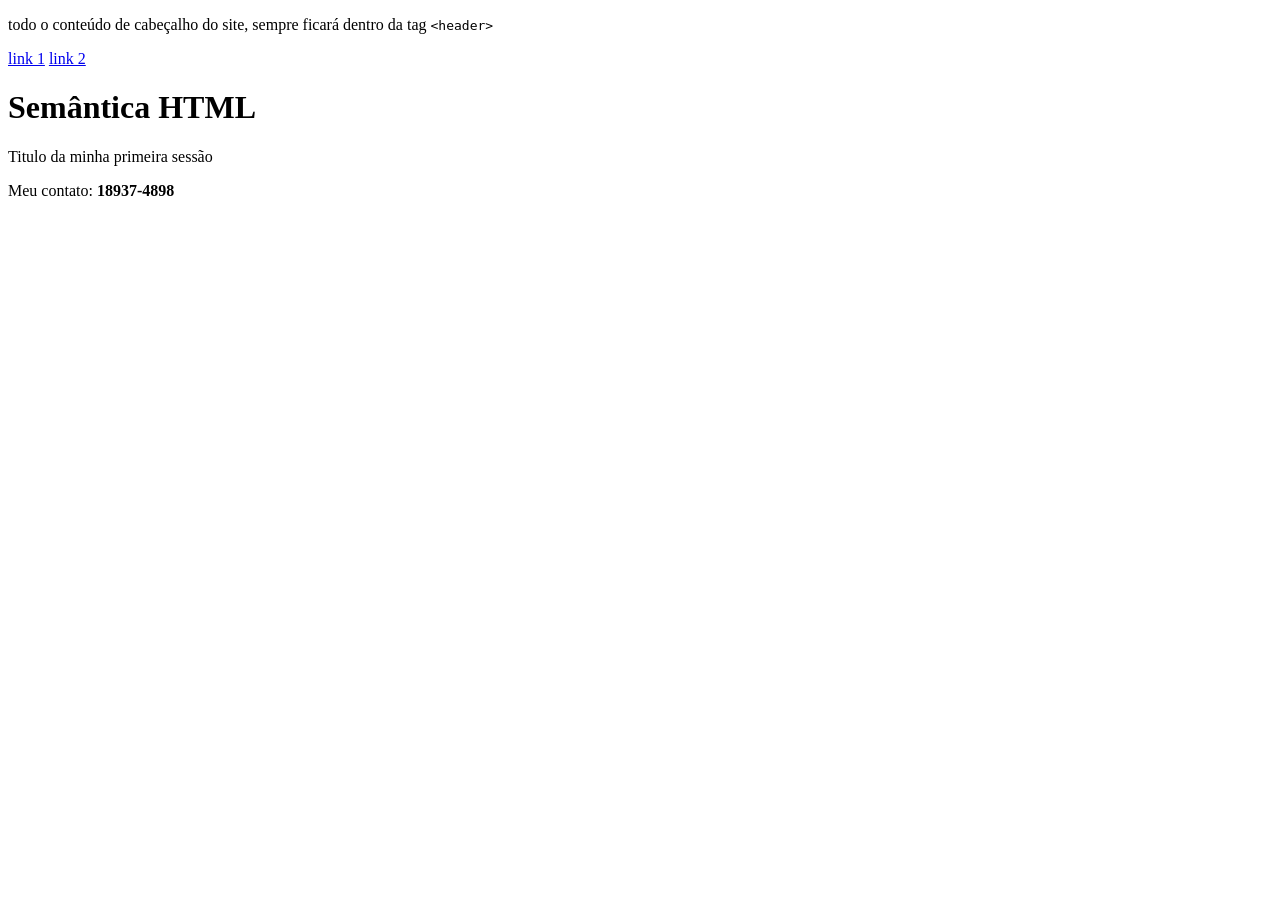
<file: semanticas/index.html>
<!DOCTYPE html>
<html lang="pt-br">
<head>
    <meta charset="UTF-8">
    <meta name="viewport" content="width=device-width, initial-scale=1.0">
    <title>Semântica</title>
</head>
<body>
    <header>
        <p>todo o conteúdo de cabeçalho do site, sempre ficará dentro da tag <code>&lt;header&gt;</code></p>

        <nav>
            <a href="#">link 1</a>
            <a href="#">link 2</a>

        </nav>
    </header>
    <h1>Semântica HTML</h1>
    <main>
        <section>Titulo da minha primeira sessão</section>
    </main>
    <footer>
        <p>Meu contato: <strong>18937-4898</strong></p>
    </footer>
</body>
</html>
</file>
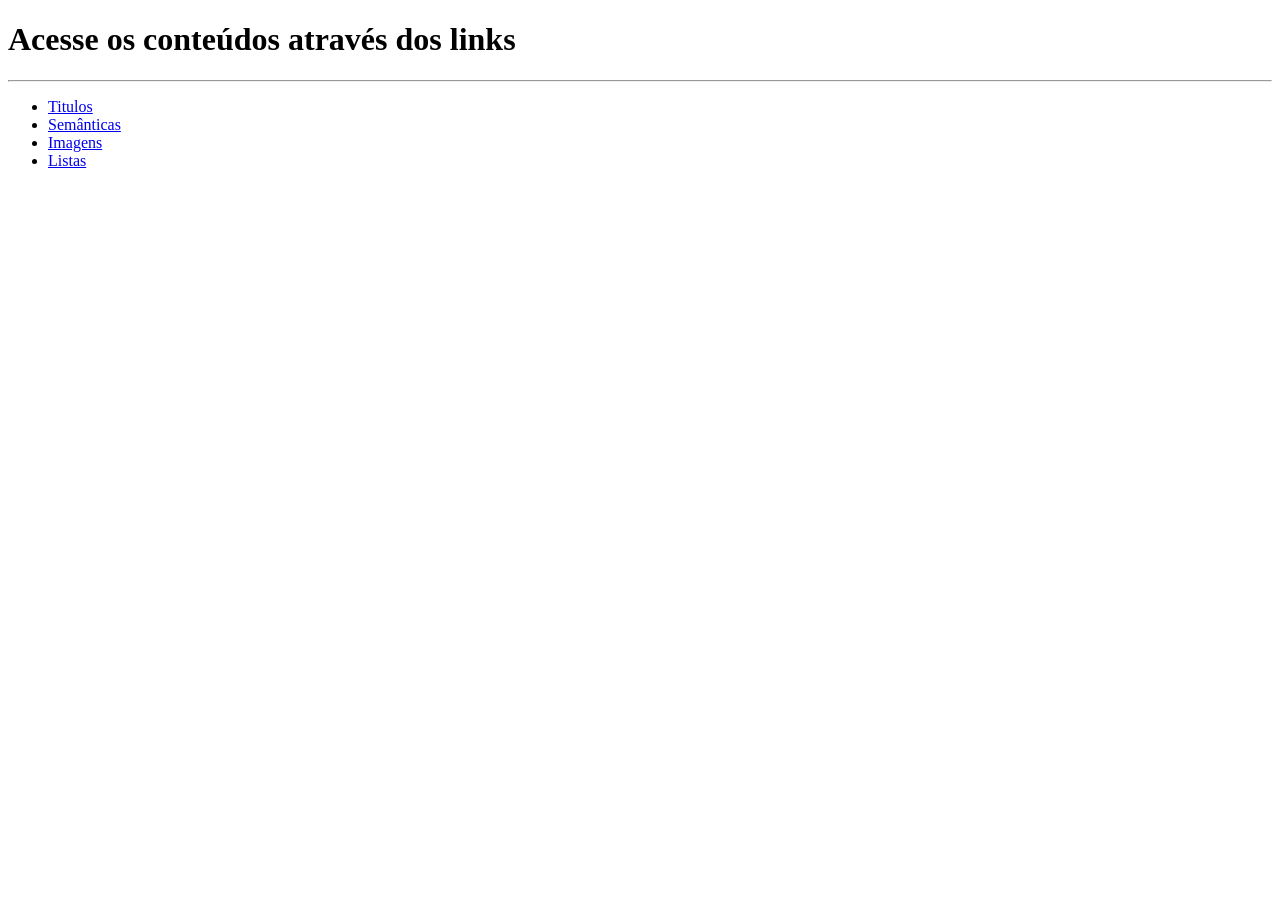
<file: tags/index.html>
<!DOCTYPE html>
<html lang="pt-br">
<head>
    <meta charset="UTF-8">
    <meta name="viewport" content="width=device-width, initial-scale=1.0">
    <title>Tags HTML</title>
</head>
<body>
    <h1>Acesse os conteúdos através dos links</h1>
    <hr>
<ul>
    <li>
    <a href="titulos.html" target="_blank" rel="interno"> Titulos </a></li>
<li>
    <a href="semanticas.html" target="_blank" rel="interno"> Semânticas </a>
</li>
    <li>
    <a href="imagens.html" target="_blank" rel="interno"> Imagens</a>
</li>
    <li>
    <a href="listas.html" target="_blank"rel="external"> Listas </a>
    </li>
</ul>

</body>
</html>
</file>
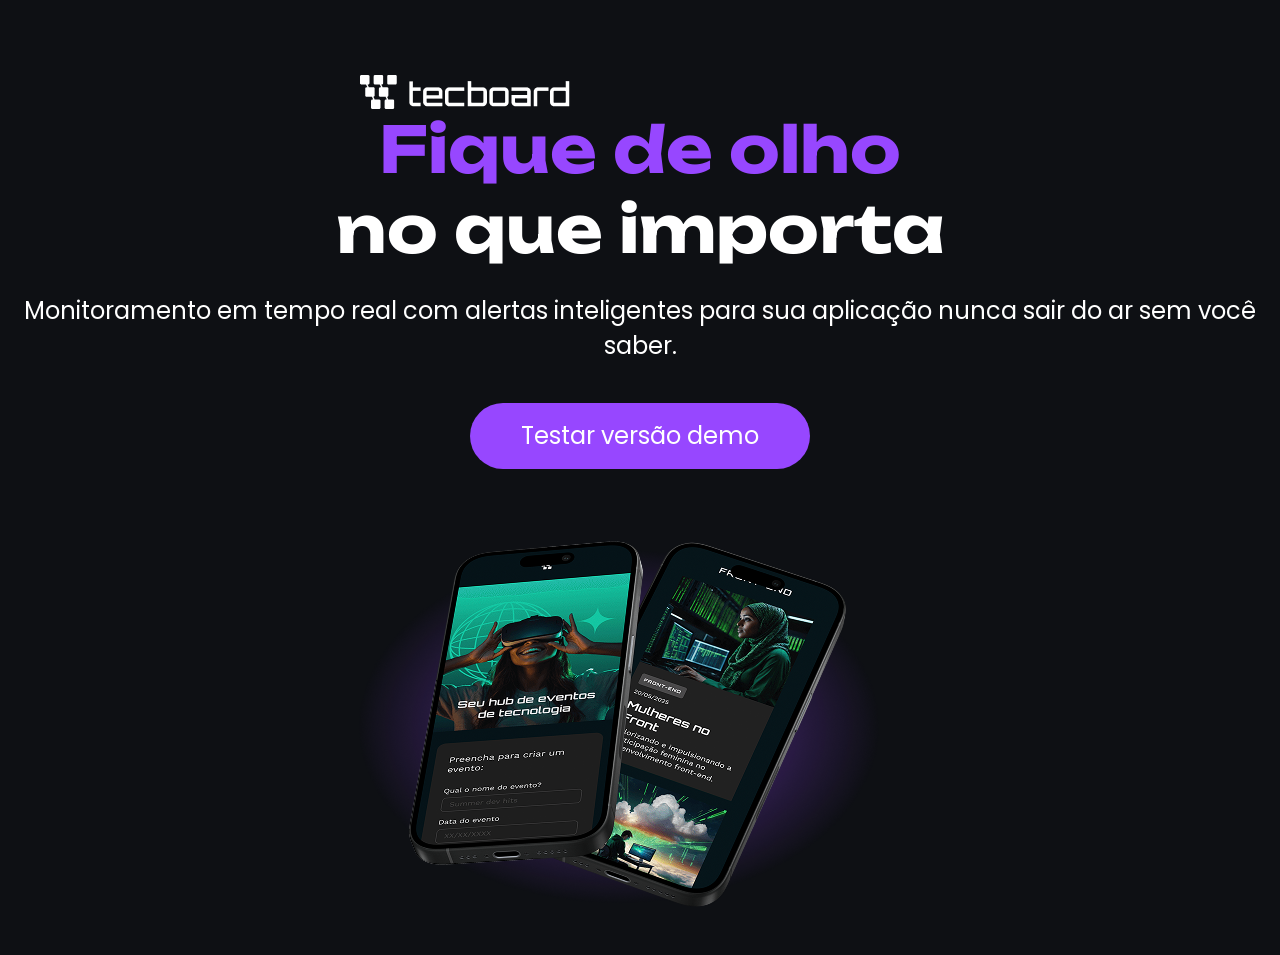
<file: tecboard/index.html>
<!DOCTYPE html>
<html lang="en">
<head>
    <meta charset="UTF-8">
    <meta name="viewport" content="width=device-width, initial-scale=1.0">
    <link rel="icon" href="Favicon2.png" type="image/png">

    <link rel="stylesheet" href="css/style.css">
    <link rel="preconnect" href="https://fonts.googleapis.com">
    <link rel="preconnect" href="https://fonts.gstatic.com" crossorigin>
    <link href="https://fonts.googleapis.com/css2?family=Poppins:ital,wght@0,100;0,200;0,300;0,400;0,500;0,600;0,700;0,800;0,900;1,100;1,200;1,300;1,400;1,500;1,600;1,700;1,800;1,900&family=Unbounded:wght@200..900&display=swap" rel="stylesheet">

    <title>Tecboard</title>
</head>
<body>
    <header>
        <img src="IMG/logo branco.png" alt="logo na cor branca"> 
    </header>
    <main>
        <section>
            <h1>
                <span>Fique de olho</span><br>no que importa</h1>
            <p>Monitoramento em tempo real com alertas inteligentes para sua aplicação nunca sair do ar sem você saber.</p>
            <a href="#">Testar versão demo</a>
            <img src="IMG/celular desk.png" alt="dois celulares sobrepostos desk">
        </section>
    </main>
</body>
</html>
</file>
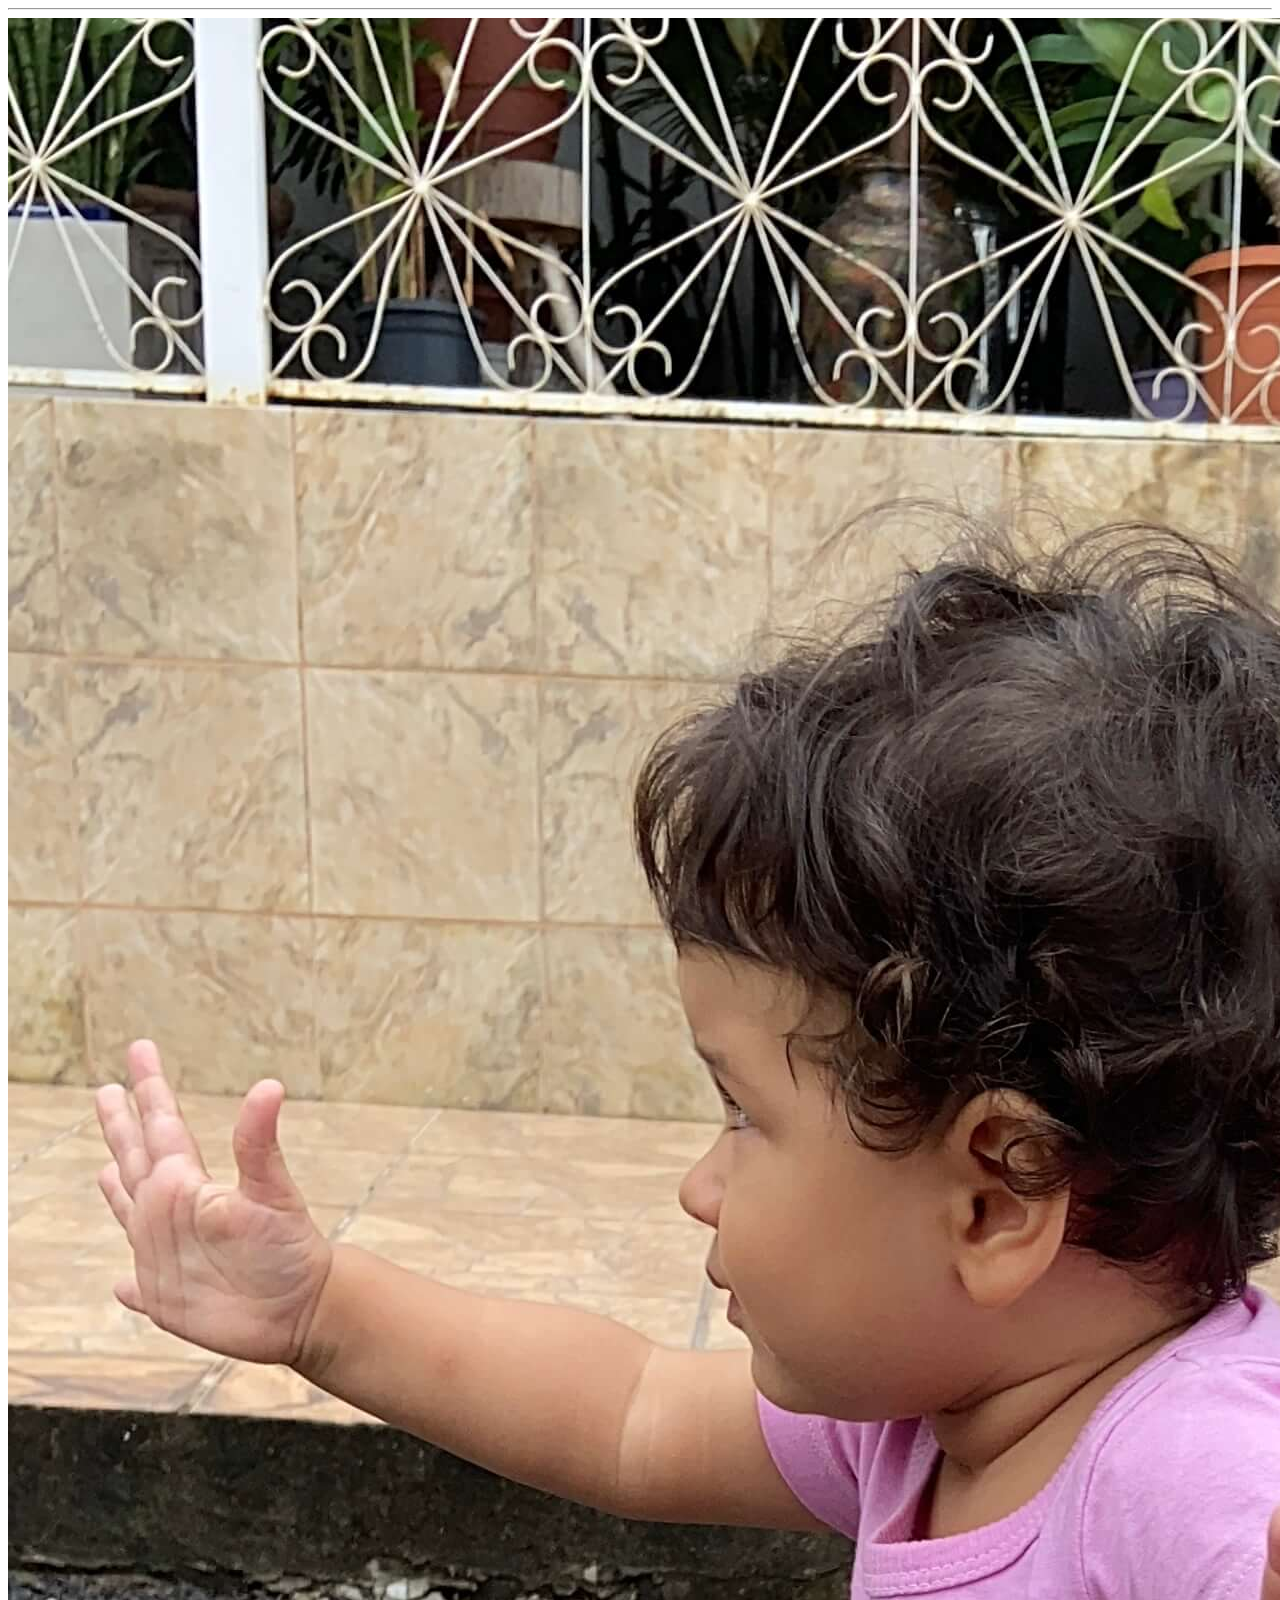
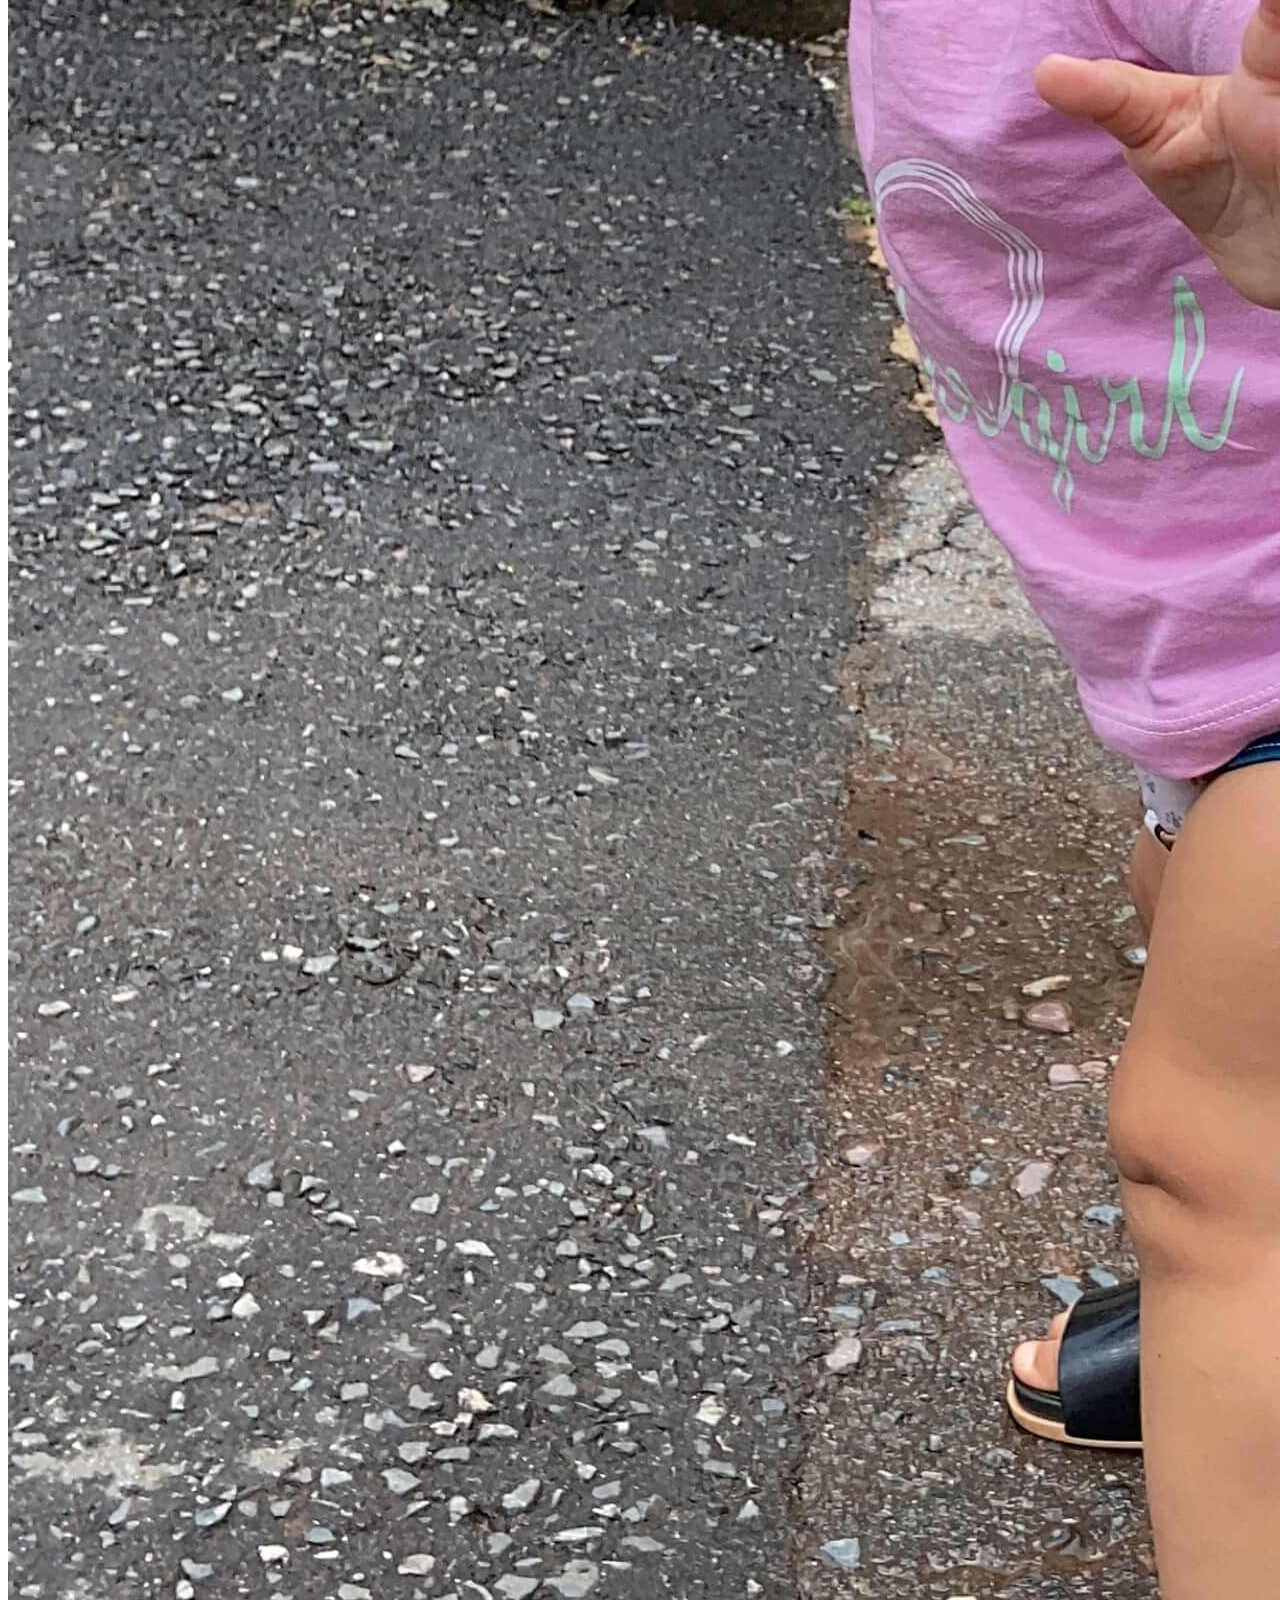
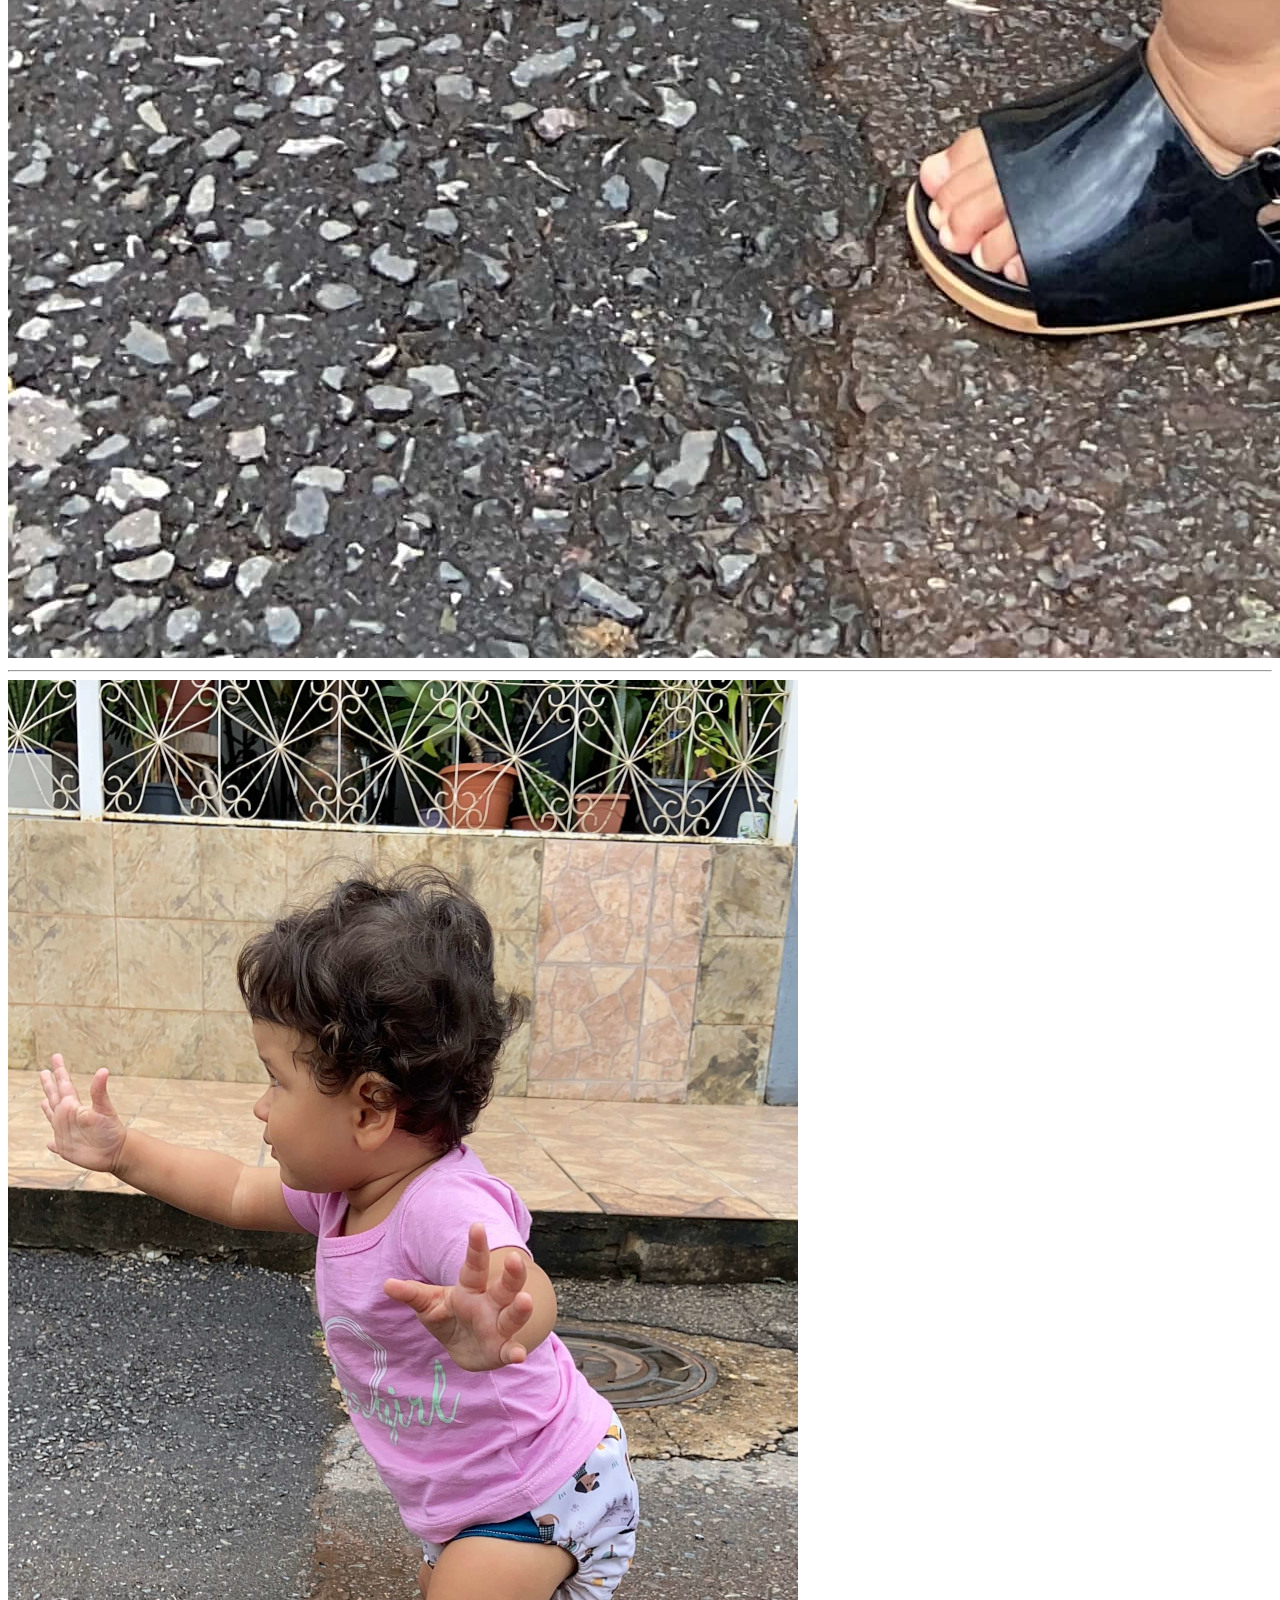
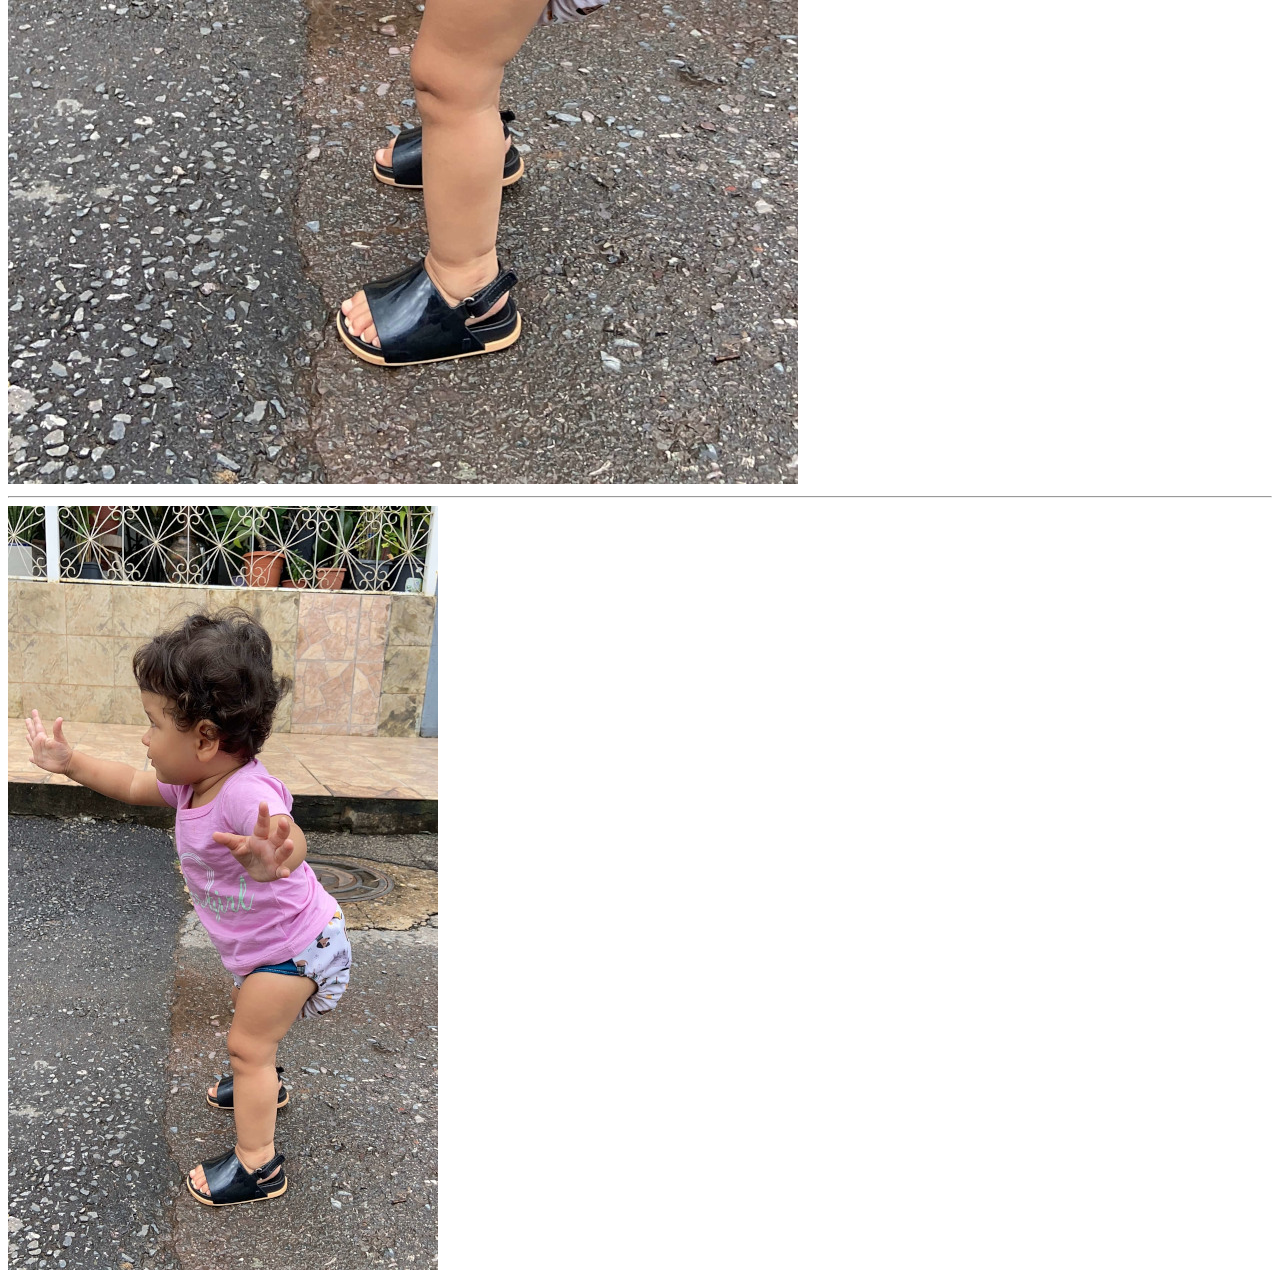
<file: tags/imagens.html>
<!DOCTYPE html>
<html lang="pt-br">
<head>
    <meta charset="UTF-8">
    <meta name="viewport" content="width=device-width, initial-scale=1.0">
    <title>Acesse as imagens</title>
</head>
<body>
    <hr>
    <img src="img/IMG_3391.JPEG" alt="nenem andando">
    <hr>
    <img src="img/790.JPEG" alt="neném andando">
    <hr>
    <img src="img/430.JPEG" alt="neném andando">
</body>
</html>
</file>
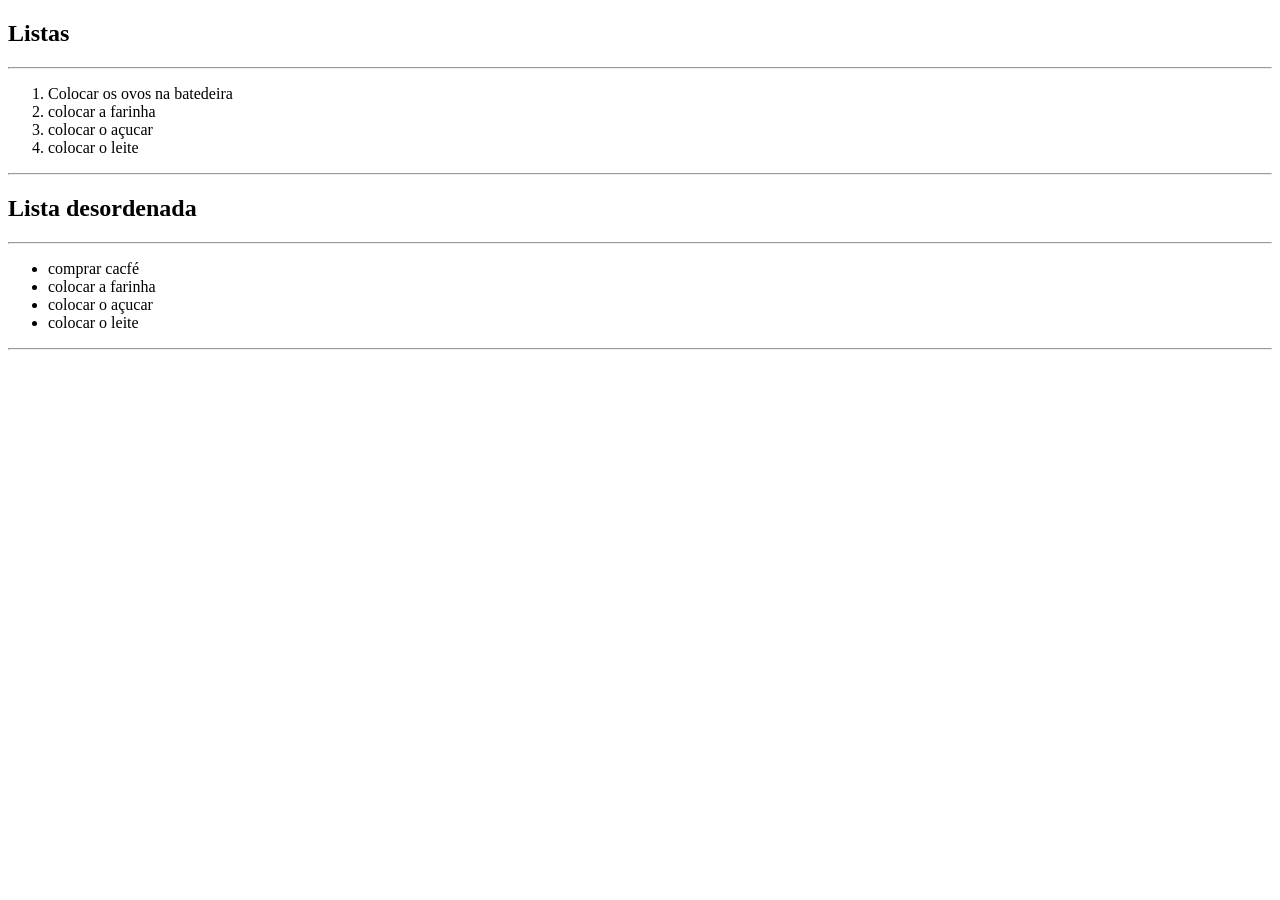
<file: tags/listas.html>
<!DOCTYPE html>
<html lang="pt-br">
<head>
    <meta charset="UTF-8">
    <meta name="viewport" content="width=device-width, initial-scale=1.0">
    <title>Acesse as listas</title>
</head>
<body>
     <h2>Listas</h2>
     <hr>
    <ol>
       <li>Colocar os ovos na batedeira</li>
       <li>colocar a farinha</li>
       <li>colocar o açucar</li>
       <li>colocar o leite</li>
    </ol>
    <hr>
    <h2>Lista desordenada</h2>
    <hr>
    <ul type="disc">
       <li>comprar cacfé</li>
       <li>colocar a farinha</li>
       <li>colocar o açucar</li>
       <li>colocar o leite</li>
    </ul>
    <hr>
</body>
</html>
</file>
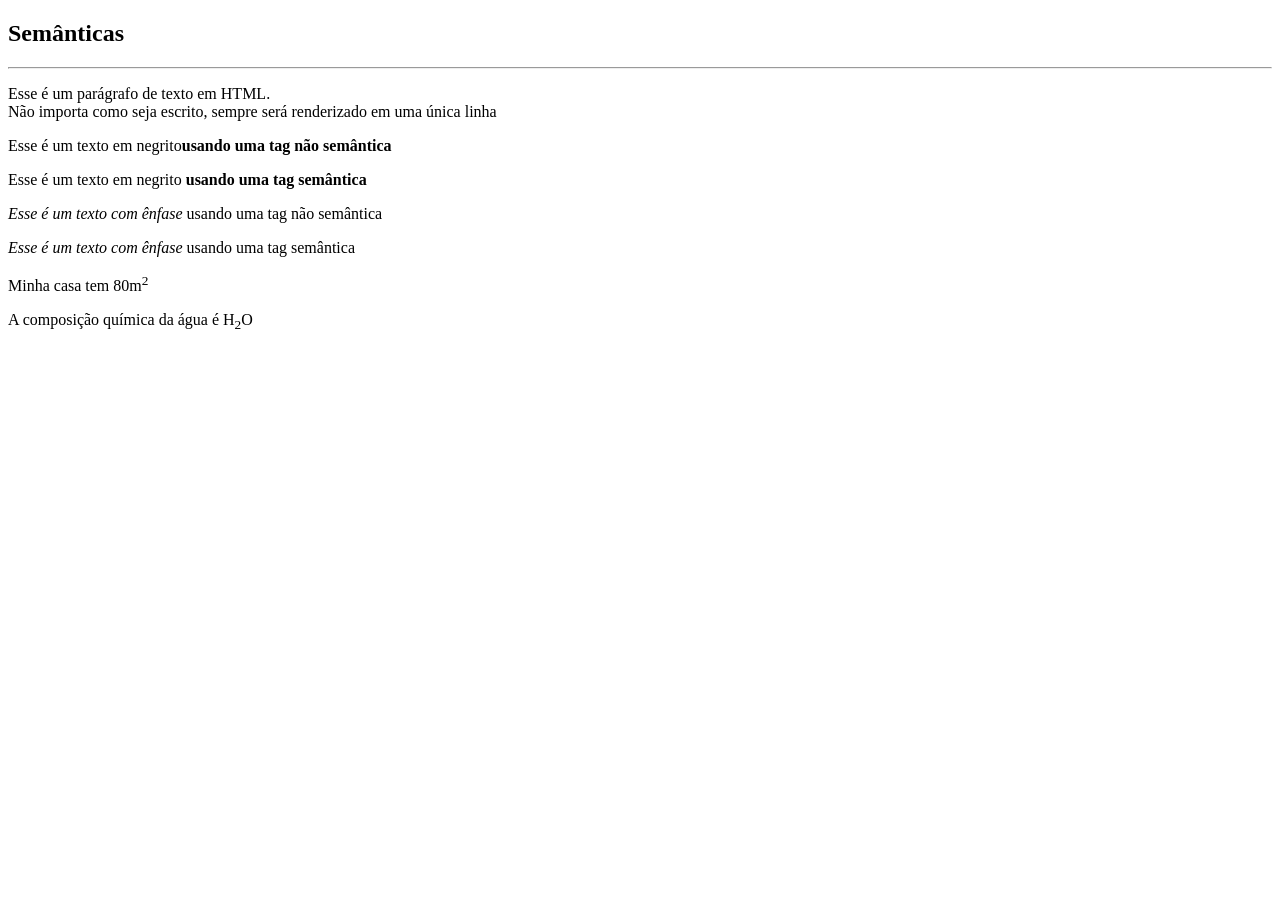
<file: tags/semanticas.html>
<!DOCTYPE html>
<html lang="pt-br">
<head>
    <meta charset="UTF-8">
    <meta name="viewport" content="width=device-width, initial-scale=1.0">
    <title>Semânticas</title>
</head>
<body>
    <h2>Semânticas</h2>
    <hr>
    <p>Esse é um parágrafo de texto em HTML. <br>Não importa como seja escrito, sempre será renderizado em uma única linha </p>
    <p>Esse é um texto em negrito<b>usando uma tag não semântica</b></p>
    <p>Esse é um texto em negrito <strong>usando uma tag semântica</strong></p>
    <p><i>Esse é um texto com ênfase </i>usando uma tag não semântica</p>
    <p><em>Esse é um texto com ênfase</em> usando uma tag semântica</p>
    <p>Minha casa tem 80m<sup>2</sup></p>
    <p>A composição química da água é H<sub>2</sub>O</p>
</body>
</html>
</file>
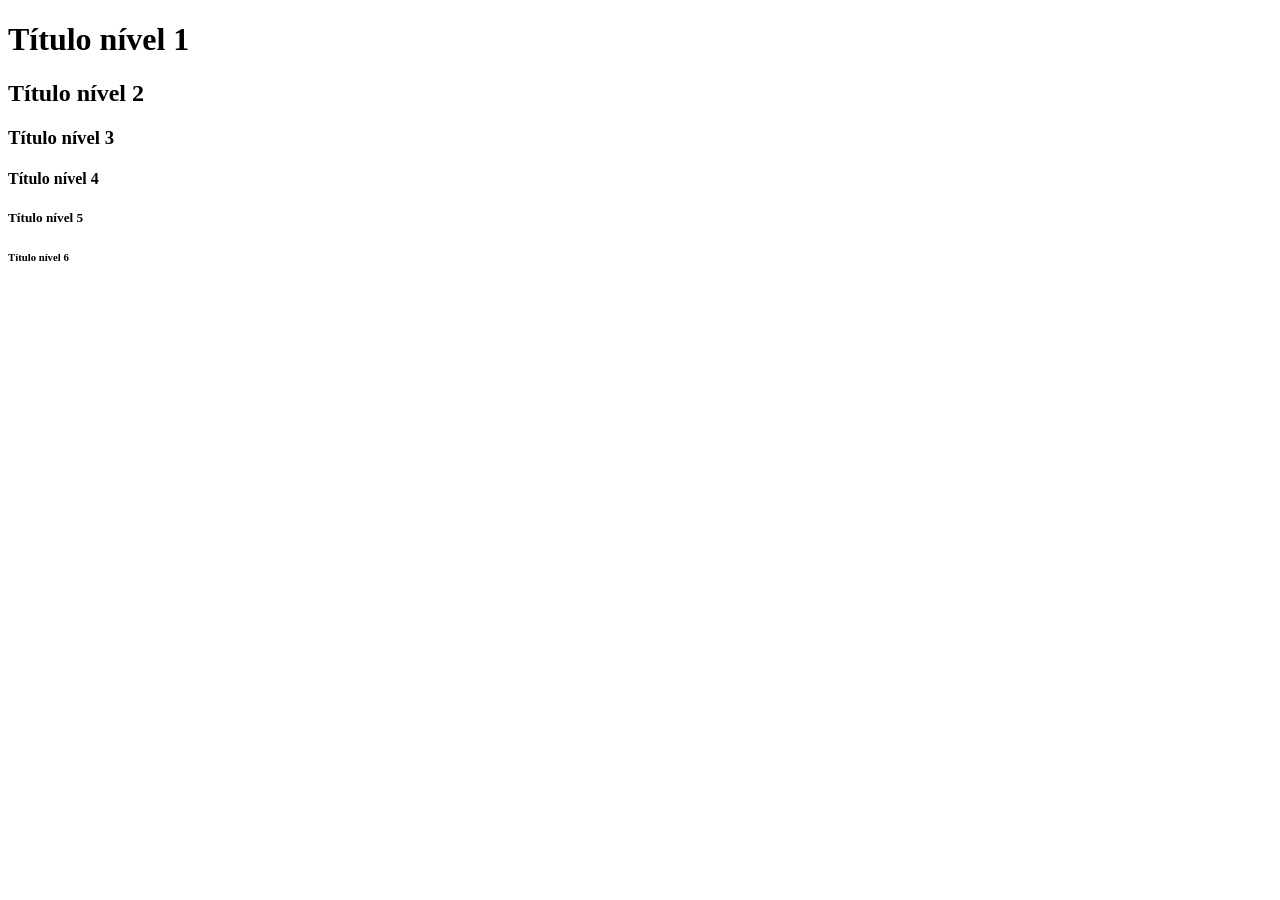
<file: tags/titulos.html>
<!DOCTYPE html>
<html lang="pt-br">
<head>
    <meta charset="UTF-8">
    <meta name="viewport" content="width=device-width, initial-scale=1.0">
    <title>Titulos</title>
</head>
<body>
    <h1>Título nível 1</h1>
    <h2>Título nível 2</h2>
    <h3>Título nível 3</h3>
    <h4>Título nível 4</h4>
    <h5>Título nível 5</h5>
    <h6>Título nível 6</h6>
</body>
</html>
</file>
<file: tecboard/css/style.css>
/*DEFINIÇÃO DE FONTE*/

@font-face {
    font-family: "Unbounded";
    src: url(../Fontes/Unbounded-Bold.ttf);
    font-weight: 700;
    font-style: normal;
    font-display: swap;
}

@font-face {
    font-family: "Poppins";
    src: url(../Fontes/Poppins-Regular.ttf);
    font-weight: 400;
    font-style: normal;
    font-display: swap;
}


/*RESET*/
* {
    margin: 0;
    padding: 0;
}

/*ESTILO DESKTOP*/
body{
    background-color: #0E1014;
}

header img{
    display:block;
    margin: 75px 0 0 360px;
}

h1{
    font-size: 64px;
    font-family: "Unbounded", sans-serif;
    text-align: center;
}

p{
    font-size: 24px;
    font-family: "Poppins", sans-serif;
    margin: 24px auto 0;
    text-align: center;

}

h1, p, a{
    color:#FFFFFF
}

h1 span{
    color: #9747FF;
}

a {
    font-family: "poppins", sans-serif;
    font-size: 24px;
    color: #FFFFFF ;
    text-align: center;
    text-decoration: none;
    background-color: #9747FF;
    width: 340px;
    height: 66px;
    display: block;
    line-height: 66px; 
    border-radius: 36px;
    margin: 40px auto;   
}

a:hover{
        background-color: #8233E8;


}

section img{
    display:block;
    width: 792px;
    height: 446;
    margin: 0 auto;

}

/*ESTILO TABLET*/
@media(max-width: 768px){
    header img{
        margin: 65px 0 0 60px;
    }

    p {
        width: 648px;
    }

}

@media(max-width:375px){
    header img{
        margin: 32px 0 0 16px
    }
    h1{
        font-size: 40px;
    }
    p{
        font-size: 20px;
        width: 340px;
   }
   a{
    font-size: 20px;
    width: 251px;
   }
   section img{
    width: 340px;
    height: 230px;
   }


}
</file>
